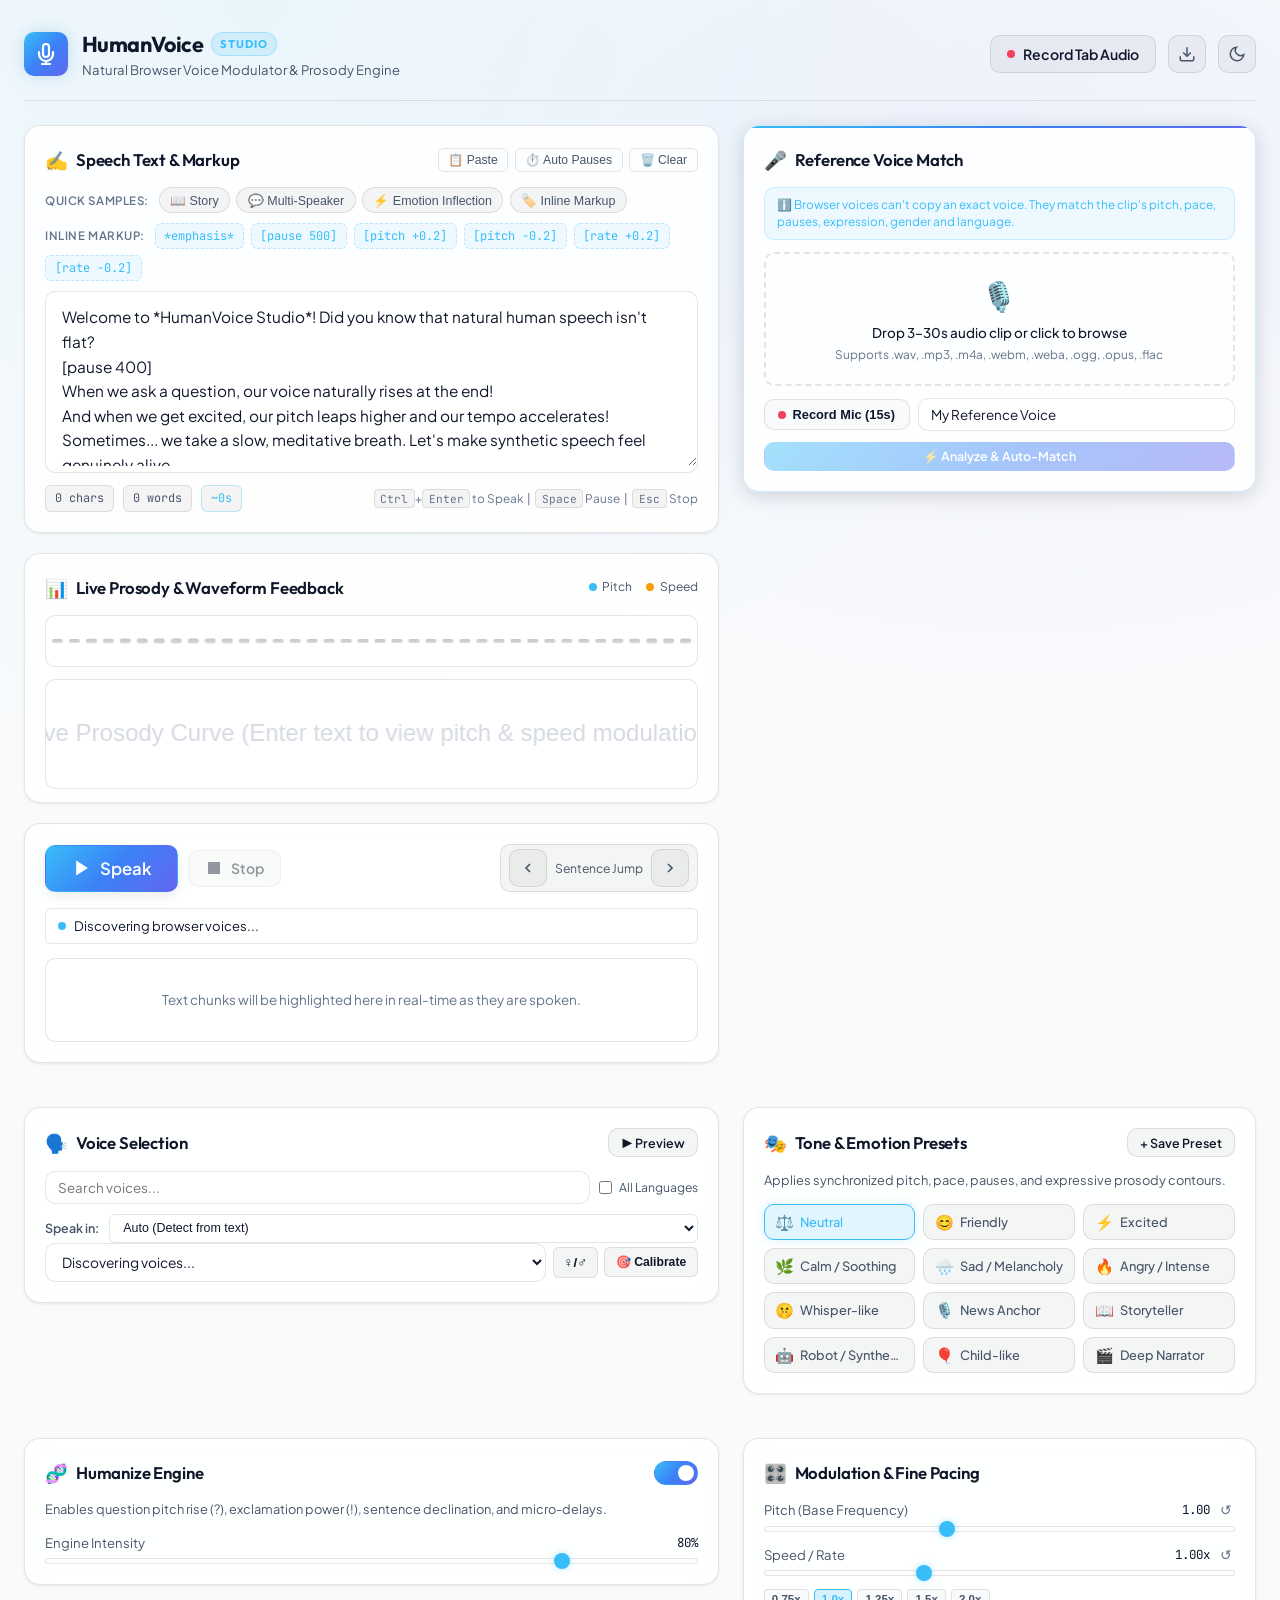
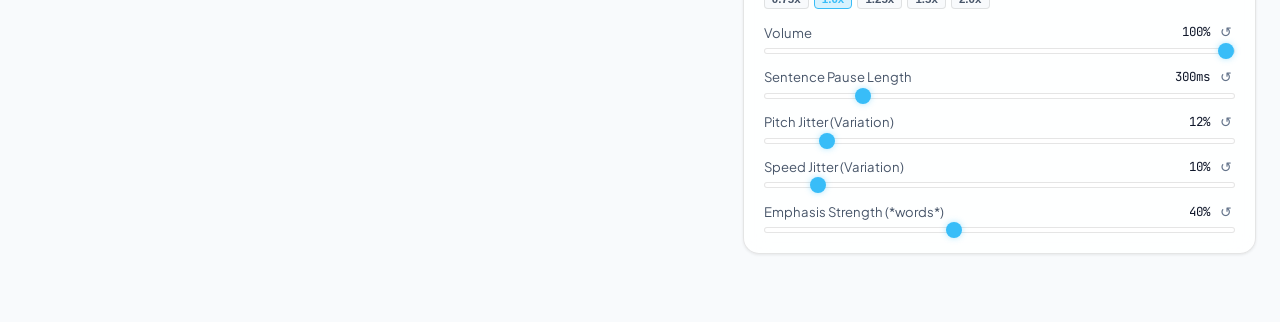
<file: index.html>
<!DOCTYPE html>
<html lang="en" data-theme="dark">
<head>
  <meta charset="UTF-8">
  <meta name="viewport" content="width=device-width, initial-scale=1.0">
  <title>HumanVoice Studio - Natural Text-to-Speech Voice Modulator</title>
  <meta name="description" content="Expressive browser text-to-speech with fine prosody engineering, pitch declination, emotional presets, and natural cadence.">
  <link rel="icon" type="image/svg+xml" href="favicon.svg">
  <link rel="preconnect" href="https://fonts.googleapis.com">
  <link rel="preconnect" href="https://fonts.gstatic.com" crossorigin>
  <link href="https://fonts.googleapis.com/css2?family=Outfit:wght@400;500;600;700&family=Plus+Jakarta+Sans:wght@400;500;600;700&family=JetBrains+Mono:wght@400;500&display=swap" rel="stylesheet">
  <link rel="stylesheet" href="styles.css">
</head>
<body>
  <div class="app-layout">
    <!-- Top Navigation Header -->
    <header class="app-header">
      <div class="header-branding">
        <div class="brand-logo">
          <svg width="24" height="24" viewBox="0 0 24 24" fill="none" stroke="currentColor" stroke-width="2.2" stroke-linecap="round" stroke-linejoin="round">
            <path d="M12 2a3 3 0 0 0-3 3v7a3 3 0 0 0 6 0V5a3 3 0 0 0-3-3Z"/>
            <path d="M19 10v2a7 7 0 0 1-14 0v-2"/>
            <line x1="12" x2="12" y1="19" y2="22"/>
            <line x1="8" x2="16" y1="22" y2="22"/>
          </svg>
        </div>
        <div>
          <h1 class="brand-title">HumanVoice <span class="brand-badge">Studio</span></h1>
          <p class="brand-subtitle">Natural Browser Voice Modulator & Prosody Engine</p>
        </div>
      </div>

      <div class="header-actions">
        <!-- Tab Audio Recording (Browser Web Speech fallback) -->
        <button id="recordBtn" class="btn btn-secondary" title="Capture audio output via browser tab sharing">
          <span class="record-dot"></span>
          <span>Record Tab Audio</span>
        </button>
        <span id="recordStatusBadge" class="badge badge-recording" style="display: none;">● Recording</span>

        <!-- Config Export/Import -->
        <button id="openConfigBtn" class="btn btn-icon" title="Import / Export Settings" aria-label="Settings configuration">
          <svg width="18" height="18" viewBox="0 0 24 24" fill="none" stroke="currentColor" stroke-width="2">
            <path d="M21 15v4a2 2 0 0 1-2 2H5a2 2 0 0 1-2-2v-4"/>
            <polyline points="7 10 12 15 17 10"/>
            <line x1="12" y1="15" x2="12" y2="3"/>
          </svg>
        </button>

        <!-- Theme Toggle -->
        <button id="themeToggleBtn" class="btn btn-icon" title="Toggle Light / Dark Theme" aria-label="Toggle theme">
          <svg class="icon-moon" width="18" height="18" viewBox="0 0 24 24" fill="none" stroke="currentColor" stroke-width="2">
            <path d="M21 12.79A9 9 0 1 1 11.21 3 7 7 0 0 0 21 12.79z"/>
          </svg>
        </button>
      </div>
    </header>

    <!-- Main Workspace Grid -->
    <main class="app-main">
      <!-- Left Column: Text Input, Markup Bar, Visualizers, and Playback Card -->
      <section class="studio-left-col">
        <!-- Text Editor Card -->
        <div class="card editor-card">
          <div class="card-header">
            <div class="card-title-group">
              <span class="card-icon">✍️</span>
              <h2 class="card-title">Speech Text & Markup</h2>
            </div>
            <div class="editor-quick-tools">
              <button id="pasteTextBtn" class="btn-tool" title="Paste from clipboard">📋 Paste</button>
              <button id="autoPausesBtn" class="btn-tool" title="Insert [pause 400] after punctuation">⏱️ Auto Pauses</button>
              <button id="clearTextBtn" class="btn-tool" title="Clear text area">🗑️ Clear</button>
            </div>
          </div>

          <!-- Samples Bar -->
          <div class="samples-bar">
            <span class="samples-label">Quick Samples:</span>
            <button class="btn-pill" data-sample="story">📖 Story</button>
            <button class="btn-pill" data-sample="dialogue">💬 Multi-Speaker</button>
            <button class="btn-pill" data-sample="inflection">⚡ Emotion Inflection</button>
            <button class="btn-pill" data-sample="markup">🏷️ Inline Markup</button>
          </div>

          <!-- Inline Markup Quick Inserters -->
          <div class="markup-bar" aria-label="Inline markup shortcuts">
            <span class="markup-label">Inline Markup:</span>
            <button class="btn-tag" data-markup="emphasis" title="Emphasize selected text">*emphasis*</button>
            <button class="btn-tag" data-markup="pause" title="Insert exact millisecond pause">[pause 500]</button>
            <button class="btn-tag" data-markup="pitch_up" title="Raise pitch for next sentence">[pitch +0.2]</button>
            <button class="btn-tag" data-markup="pitch_down" title="Lower pitch for next sentence">[pitch -0.2]</button>
            <button class="btn-tag" data-markup="rate_fast" title="Speed up for next sentence">[rate +0.2]</button>
            <button class="btn-tag" data-markup="rate_slow" title="Slow down for next sentence">[rate -0.2]</button>
          </div>

          <!-- Textarea -->
          <div class="textarea-wrapper">
            <textarea id="textInput" class="speech-textarea" rows="6" spellcheck="false" placeholder="Enter text to speak. Use *asterisks* for emphasis, [pause 500] for timed pauses, or select a sample above...">Welcome to *HumanVoice Studio*! Did you know that natural human speech isn't flat?
[pause 400]
When we ask a question, our voice naturally rises at the end!
And when we get excited, our pitch leaps higher and our tempo accelerates!
Sometimes... we take a slow, meditative breath. Let's make synthetic speech feel genuinely alive.</textarea>
          </div>

          <!-- Editor Footer: Counters and Duration -->
          <div class="editor-footer">
            <div class="stats-group">
              <span id="charCountBadge" class="stat-badge">0 chars</span>
              <span id="wordCountBadge" class="stat-badge">0 words</span>
              <span id="durationBadge" class="stat-badge stat-duration">~0s</span>
            </div>
            <div class="shortcut-tip">
              <kbd>Ctrl</kbd>+<kbd>Enter</kbd> to Speak &nbsp;|&nbsp; <kbd>Space</kbd> Pause &nbsp;|&nbsp; <kbd>Esc</kbd> Stop
            </div>
          </div>
        </div>

        <!-- Live Visualizers Card: Waveform + Prosody Curve -->
        <div class="card visualizer-card">
          <div class="card-header">
            <div class="card-title-group">
              <span class="card-icon">📊</span>
              <h2 class="card-title">Live Prosody & Waveform Feedback</h2>
            </div>
            <div class="prosody-legend">
              <span class="legend-item"><span class="legend-dot dot-pitch"></span> Pitch</span>
              <span class="legend-item"><span class="legend-dot dot-rate"></span> Speed</span>
            </div>
          </div>

          <!-- Waveform Speaking Indicator -->
          <div class="canvas-container waveform-wrap">
            <canvas id="waveformCanvas" height="50"></canvas>
          </div>

          <!-- Planned Prosody Curve Canvas -->
          <div class="canvas-container prosody-wrap">
            <canvas id="prosodyCanvas" height="110"></canvas>
          </div>
        </div>

        <!-- Playback Navigation & Sentence Highlighting Card -->
        <div class="card playback-card">
          <div class="playback-controls-row">
            <div class="primary-buttons">
              <button id="speakBtn" class="btn btn-primary btn-large">
                <svg width="20" height="20" viewBox="0 0 24 24" fill="currentColor">
                  <polygon points="5 3 19 12 5 21 5 3"/>
                </svg>
                <span>Speak</span>
              </button>
              <button id="pauseBtn" class="btn btn-warning btn-large" style="display: none;">
                <svg width="20" height="20" viewBox="0 0 24 24" fill="currentColor">
                  <rect x="6" y="4" width="4" height="16"/>
                  <rect x="14" y="4" width="4" height="16"/>
                </svg>
                <span>Pause</span>
              </button>
              <button id="resumeBtn" class="btn btn-success btn-large" style="display: none;">
                <svg width="20" height="20" viewBox="0 0 24 24" fill="currentColor">
                  <polygon points="5 3 19 12 5 21 5 3"/>
                </svg>
                <span>Resume</span>
              </button>
              <button id="stopBtn" class="btn btn-secondary" disabled>
                <svg width="18" height="18" viewBox="0 0 24 24" fill="currentColor">
                  <rect x="4" y="4" width="16" height="16"/>
                </svg>
                <span>Stop</span>
              </button>
            </div>

            <!-- Sentence Stepper -->
            <div class="sentence-stepper">
              <button id="prevSentenceBtn" class="btn btn-icon" title="Previous Sentence">
                <svg width="16" height="16" viewBox="0 0 24 24" fill="none" stroke="currentColor" stroke-width="2.5">
                  <polyline points="15 18 9 12 15 6"/>
                </svg>
              </button>
              <span class="stepper-label">Sentence Jump</span>
              <button id="nextSentenceBtn" class="btn btn-icon" title="Next Sentence">
                <svg width="16" height="16" viewBox="0 0 24 24" fill="none" stroke="currentColor" stroke-width="2.5">
                  <polyline points="9 18 15 12 9 6"/>
                </svg>
              </button>
            </div>
          </div>

          <!-- Status Bar -->
          <div class="status-bar">
            <span class="status-dot"></span>
            <span id="statusText" class="status-text ready">Ready to speak.</span>
          </div>

          <!-- Highlight Cards Container -->
          <div id="playbackCardsContainer" class="playback-cards-container">
            <div class="playback-empty">Text chunks will be highlighted here in real-time as they are spoken.</div>
          </div>
        </div>
      </section>

        <!-- Reference Voice Card (Browser Voice Matching) -->
        <div class="card control-section ref-voice-card" id="refVoiceCard">
          <div class="card-header">
            <div class="card-title-group">
              <span class="card-icon">🎤</span>
              <h2 class="card-title">Reference Voice Match</h2>
            </div>
          </div>

          <!-- Honest Capability Disclaimer -->
          <div class="voice-match-disclaimer">
            ℹ️ Browser voices can't copy an exact voice. They match the clip's pitch, pace, pauses, expression, gender and language.
          </div>

          <!-- Drag and Drop Audio Input -->
          <div id="voiceDropzone" class="voice-dropzone" tabindex="0" role="button" aria-label="Drop reference audio clip here">
            <div class="dropzone-icon">🎙️</div>
            <div class="dropzone-text" id="dropzoneText">Drop 3–30s audio clip or click to browse</div>
            <div class="dropzone-sub">Supports .wav, .mp3, .m4a, .webm, .weba, .ogg, .opus, .flac</div>
            <input type="file" id="voiceFileInput" accept=".wav,.mp3,.m4a,.webm,.weba,.ogg,.opus,.flac" style="display: none;">
          </div>

          <!-- Mic Record + Voice Name Row -->
          <div class="voice-input-actions">
            <button id="micRecordBtn" class="mic-btn" title="Record reference speech from microphone (up to 15s)">
              <span class="record-dot"></span>
              <span id="micRecordText">Record Mic (15s)</span>
            </button>
            <input type="text" id="voiceNameInput" class="input-text" placeholder="Voice Label (e.g. Maya)" value="My Reference Voice" style="flex: 1;">
          </div>

          <!-- Analysis Progress -->
          <div id="analysisProgress" class="analysis-progress-bar" style="display: none;">
            <div id="analysisProgressFill" class="analysis-progress-fill" style="width: 0%;"></div>
            <span id="analysisProgressText" class="analysis-progress-text">Analyzing… 0%</span>
          </div>

          <div style="margin-top: 0.65rem; display: flex; gap: 0.5rem;">
            <button id="analyzeVoiceBtn" class="btn btn-primary btn-sm" style="flex: 1;" disabled>
              ⚡ Analyze &amp; Auto-Match
            </button>
            <button id="rematchClipBtn" class="btn-rematch" title="Restore all sliders to auto-matched clip values" style="display: none;">
              ↺ Re-match
            </button>
          </div>

          <!-- Profile Biometric Fingerprint Display -->
          <div id="profileFingerprintPanel" style="display: none; margin-top: 0.75rem;">
            <div style="display: flex; justify-content: space-between; align-items: center; margin-bottom: 0.35rem;">
              <span style="font-size: 0.78rem; font-weight: 600; color: var(--text-secondary);">Acoustic Profile Fingerprint</span>
              <span id="qualityScoreBadge" class="quality-score-badge high">Score: 92/100</span>
            </div>

            <div class="profile-stats-grid">
              <div class="profile-stat-box">
                <div class="stat-label-tiny">Pitch (F0)</div>
                <div id="statF0" class="stat-value-prominent">228 Hz</div>
              </div>
              <div class="profile-stat-box">
                <div class="stat-label-tiny">Syllable Pace</div>
                <div id="statSps" class="stat-value-prominent">5.1 sps</div>
              </div>
              <div class="profile-stat-box">
                <div class="stat-label-tiny">Expressive</div>
                <div id="statExpressiveness" class="stat-value-prominent">90%</div>
              </div>
            </div>

            <!-- Voice Type Safe-Zone Panel & 3-Way Toggle (Fix 2) -->
            <div class="voice-type-panel" id="voiceTypePanel">
              <div class="voice-type-header">
                <span class="voice-type-label" id="voiceTypeLabel">Voice type: Female (auto, 92%)</span>
                <div class="gender-toggle-group" id="clipGenderToggleGroup" role="group" aria-label="Clip Gender Selection">
                  <button type="button" class="btn-gender-toggle active" data-gender="auto" id="genderToggleAuto">Auto</button>
                  <button type="button" class="btn-gender-toggle" data-gender="male" id="genderToggleMale">Male</button>
                  <button type="button" class="btn-gender-toggle" data-gender="female" id="genderToggleFemale">Female</button>
                </div>
              </div>
              <div id="voiceTypeUncertainNotice" class="alert-banner warning" style="display: none; margin-top: 0.35rem; font-size: 0.74rem;">
                ⚠️ Not sure if this is a male or female voice — please choose.
              </div>
            </div>

            <!-- Calibrated Voice Stats readout (Fix 4) -->
            <div id="voiceCalibStatsBanner" class="voice-calib-banner" style="display: none;">
              <span id="voiceCalibStatsText">Voice base 118 Hz · pitch response k=0.92 · 4.6 syl/s</span>
            </div>

            <!-- Auto-Selected Voice Match Reason -->
            <div id="matchedVoiceReason" class="matched-voice-reason" style="display: none;"></div>

            <!-- Gender Mismatch Warning Banner (Fix 3) -->
            <div id="genderMismatchWarning" class="alert-banner warning" style="display: none; margin-top: 0.4rem; font-size: 0.75rem;">
              <span class="alert-icon">⚠️</span>
              <span id="genderMismatchText">No male Hindi voice installed — results will sound female.</span>
            </div>

            <!-- A/B Comparison Player -->
            <div id="abCompareContainer" class="ab-compare-container">
              <button id="playOriginalRefBtn" class="ab-btn" title="Listen to the original reference clip">
                ▶ Original Clip
              </button>
              <button id="playBrowserMatchBtn" class="ab-btn" title="Speak editor text using the auto-matched browser voice">
                ▶ Browser Match
              </button>
            </div>

            <div id="profileWarningsList" style="margin-top: 0.4rem; font-size: 0.72rem; color: var(--accent-amber);"></div>
          </div>
        </div>

        <!-- Voice Selector Section -->
        <div class="card control-section">
          <div class="card-header">
            <div class="card-title-group">
              <span class="card-icon">🗣️</span>
              <h2 class="card-title">Voice Selection</h2>
            </div>
            <button id="previewVoiceBtn" class="btn btn-secondary btn-sm" title="Preview selected voice">
              ▶ Preview
            </button>
          </div>

          <!-- Voice Filter & Search & Speak-in Language -->
          <div class="voice-search-row">
            <input type="text" id="voiceSearchInput" class="input-text" placeholder="Search voices...">
            <label class="checkbox-label" title="Show voices from all languages">
              <input type="checkbox" id="showAllLangToggle">
              <span>All Languages</span>
            </label>
          </div>

          <div class="speak-lang-row">
            <label for="speakLanguageSelect" class="speak-lang-label">Speak in:</label>
            <select id="speakLanguageSelect" class="select-dropdown-sm">
              <option value="auto">Auto (Detect from text)</option>
              <option value="hi">Hindi (हिन्दी)</option>
              <option value="en-IN">English (India)</option>
              <option value="en-US">English (US)</option>
              <option value="en-GB">English (UK)</option>
            </select>
          </div>

          <!-- Voice Select Dropdown + Gender Override + Calibrate Button -->
          <div class="voice-dropdown-wrapper" style="display: flex; gap: 0.4rem; align-items: center;">
            <select id="voiceSelect" class="select-dropdown" style="flex: 1;" aria-label="Choose speaking voice">
              <option value="">Discovering voices...</option>
            </select>
            <button type="button" id="voiceGenderOverrideBtn" class="btn-voice-override" title="Manual gender override for this voice (Auto ➔ ♀ ➔ ♂)">
              <span id="voiceGenderOverrideIcon">♀/♂</span>
            </button>
            <button type="button" id="calibrateVoiceBtn" class="btn-calibrate-voice" title="🎯 Calibrate this voice: measure base F0, pitch response (k) and syllable speed">
              🎯 Calibrate
            </button>
          </div>

          <!-- Calibration Progress Banner (Fix 4) -->
          <div id="calibrationProgress" class="alert-banner info" style="display: none; margin-top: 0.4rem; font-size: 0.74rem;">
            <span class="alert-icon">🎯</span>
            <span id="calibrationProgressText">Calibrating voice pitch and speed response…</span>
          </div>

          <!-- Cloud Voice Modulation Warning Badge -->
          <div id="cloudVoiceWarning" class="alert-banner warning" style="display: none;">
            <span class="alert-icon">⚠️</span>
            <span>This cloud voice has limited modulation support in Chrome. For expressive pitch changes, choose a local or Microsoft Natural voice.</span>
          </div>
        </div>

        <!-- Emotion & Tone Presets -->
        <div class="card control-section">
          <div class="card-header">
            <div class="card-title-group">
              <span class="card-icon">🎭</span>
              <h2 class="card-title">Tone & Emotion Presets</h2>
            </div>
            <button id="openSavePresetBtn" class="btn btn-secondary btn-sm" title="Save current settings as custom preset">
              + Save Preset
            </button>
          </div>
          <p class="section-desc">Applies synchronized pitch, pace, pauses, and expressive prosody contours.</p>
          <div id="presetsContainer" class="presets-grid">
            <!-- Dynamically populated via presets.js -->
          </div>
        </div>

        <!-- Master Humanize Engine Control -->
        <div class="card control-section humanize-card">
          <div class="card-header">
            <div class="card-title-group">
              <span class="card-icon">🧬</span>
              <h2 class="card-title">Humanize Engine</h2>
            </div>
            <label class="switch-toggle" title="Enable or disable natural inflection curves and declination">
              <input type="checkbox" id="humanizeMasterToggle" checked>
              <span class="slider round"></span>
            </label>
          </div>
          <p class="section-desc">Enables question pitch rise (?), exclamation power (!), sentence declination, and micro-delays.</p>
          
          <div class="control-row">
            <div class="control-label-group">
              <label for="humanizeIntensitySlider">Engine Intensity <span id="chipIntensity" class="badge-auto" style="display: none;">AUTO</span></label>
              <span id="humanizeIntensityValue" class="slider-val">80%</span>
            </div>
            <input type="range" id="humanizeIntensitySlider" min="0" max="1" step="0.05" value="0.8">
          </div>
        </div>

        <!-- Manual Modulation Sliders -->
        <div class="card control-section">
          <div class="card-header">
            <div class="card-title-group">
              <span class="card-icon">🎛️</span>
              <h2 class="card-title">Modulation & Fine Pacing</h2>
            </div>
          </div>

          <div class="sliders-list">
            <!-- Pitch -->
            <div class="control-row">
              <div class="control-label-group">
                <label for="pitchSlider">Pitch (Base Frequency) <span id="chipPitch" class="badge-auto" style="display: none;">AUTO</span></label>
                <div class="val-reset">
                  <span id="pitchValue" class="slider-val">1.00</span>
                  <button id="resetPitchBtn" class="btn-reset" title="Reset Pitch">↺</button>
                </div>
              </div>
              <input type="range" id="pitchSlider" min="0.5" max="1.8" step="0.02" value="1.0" data-default="1.0">
            </div>

            <!-- Rate / Speed -->
            <div class="control-row">
              <div class="control-label-group">
                <label for="rateSlider">Speed / Rate <span id="chipSpeed" class="badge-auto" style="display: none;">AUTO</span></label>
                <div class="val-reset">
                  <span id="rateValue" class="slider-val">1.00x</span>
                  <button id="resetRateBtn" class="btn-reset" title="Reset Rate">↺</button>
                </div>
              </div>
              <input type="range" id="rateSlider" min="0.5" max="2.0" step="0.05" value="1.0" data-default="1.0">

              <!-- Speed Quick Buttons -->
              <div class="speed-quick-row">
                <div class="speed-quick-buttons">
                  <button class="btn-speed-pill" data-speed="0.75">0.75x</button>
                  <button class="btn-speed-pill active" data-speed="1.0">1.0x</button>
                  <button class="btn-speed-pill" data-speed="1.25">1.25x</button>
                  <button class="btn-speed-pill" data-speed="1.5">1.5x</button>
                  <button class="btn-speed-pill" data-speed="2.0">2.0x</button>
                </div>
              </div>
            </div>

            <!-- Volume -->
            <div class="control-row">
              <div class="control-label-group">
                <label for="volumeSlider">Volume</label>
                <div class="val-reset">
                  <span id="volumeValue" class="slider-val">100%</span>
                  <button id="resetVolumeBtn" class="btn-reset" title="Reset Volume">↺</button>
                </div>
              </div>
              <input type="range" id="volumeSlider" min="0" max="1" step="0.05" value="1.0" data-default="1.0">
            </div>

            <!-- Pause Length -->
            <div class="control-row">
              <div class="control-label-group">
                <label for="pauseSlider">Sentence Pause Length <span id="chipPause" class="badge-auto" style="display: none;">AUTO</span></label>
                <div class="val-reset">
                  <span id="pauseValue" class="slider-val">300ms</span>
                  <button id="resetPauseBtn" class="btn-reset" title="Reset Pause">↺</button>
                </div>
              </div>
              <input type="range" id="pauseSlider" min="0" max="1500" step="25" value="300" data-default="300">
            </div>

            <!-- Pitch Variation / Jitter -->
            <div class="control-row">
              <div class="control-label-group">
                <label for="pitchVarSlider">Pitch Jitter (Variation) <span id="chipPitchVar" class="badge-auto" style="display: none;">AUTO</span></label>
                <div class="val-reset">
                  <span id="pitchVarValue" class="slider-val">12%</span>
                  <button id="resetPitchVarBtn" class="btn-reset" title="Reset Pitch Jitter">↺</button>
                </div>
              </div>
              <input type="range" id="pitchVarSlider" min="0" max="100" step="1" value="12" data-default="12">
            </div>

            <!-- Rate Variation / Jitter -->
            <div class="control-row">
              <div class="control-label-group">
                <label for="rateVarSlider">Speed Jitter (Variation) <span id="chipRateVar" class="badge-auto" style="display: none;">AUTO</span></label>
                <div class="val-reset">
                  <span id="rateVarValue" class="slider-val">10%</span>
                  <button id="resetRateVarBtn" class="btn-reset" title="Reset Speed Jitter">↺</button>
                </div>
              </div>
              <input type="range" id="rateVarSlider" min="0" max="100" step="1" value="10" data-default="10">
            </div>

            <!-- Word Emphasis Strength -->
            <div class="control-row">
              <div class="control-label-group">
                <label for="emphasisSlider">Emphasis Strength (*words*) <span id="chipEmphasis" class="badge-auto" style="display: none;">AUTO</span></label>
                <div class="val-reset">
                  <span id="emphasisValue" class="slider-val">40%</span>
                  <button id="resetEmphasisBtn" class="btn-reset" title="Reset Emphasis">↺</button>
                </div>
              </div>
              <input type="range" id="emphasisSlider" min="0" max="1" step="0.05" value="0.4" data-default="0.4">
            </div>
          </div>
        </div>
      </section>
    </main>

    <!-- Save Custom Preset Modal -->
    <div id="savePresetModal" class="modal-backdrop" style="display: none;">
      <div class="modal-card">
        <h3 class="modal-title">Save Custom Preset</h3>
        <p class="modal-desc">Saves all active sliders, prosody settings, and pacing parameters.</p>
        <div class="modal-input-group">
          <label for="presetNameInput">Preset Name</label>
          <input type="text" id="presetNameInput" class="input-text" placeholder="e.g. Cinematic Podcast Host">
        </div>
        <div class="modal-actions">
          <button id="cancelSavePresetBtn" class="btn btn-secondary">Cancel</button>
          <button id="confirmSavePresetBtn" class="btn btn-primary">Save Preset</button>
        </div>
      </div>
    </div>

    <!-- Export / Import Configuration Modal -->
    <div id="configModal" class="modal-backdrop" style="display: none;">
      <div class="modal-card">
        <h3 class="modal-title">Settings & Custom Presets</h3>
        <p class="modal-desc">Export your fine-tuned settings as a JSON file or restore from a backup.</p>
        <div class="config-actions">
          <button id="exportConfigBtn" class="btn btn-primary">
            📥 Download Configuration JSON
          </button>
          <label class="btn btn-secondary import-btn-label">
            📤 Import JSON Backup
            <input type="file" id="importConfigInput" accept=".json" style="display: none;">
          </label>
        </div>
        <div class="modal-actions" style="margin-top: 1.5rem;">
          <button id="closeConfigBtn" class="btn btn-secondary">Close</button>
        </div>
      </div>
    </div>
  </div>

  <script type="module" src="app.js"></script>
</body>
</html>
</file>
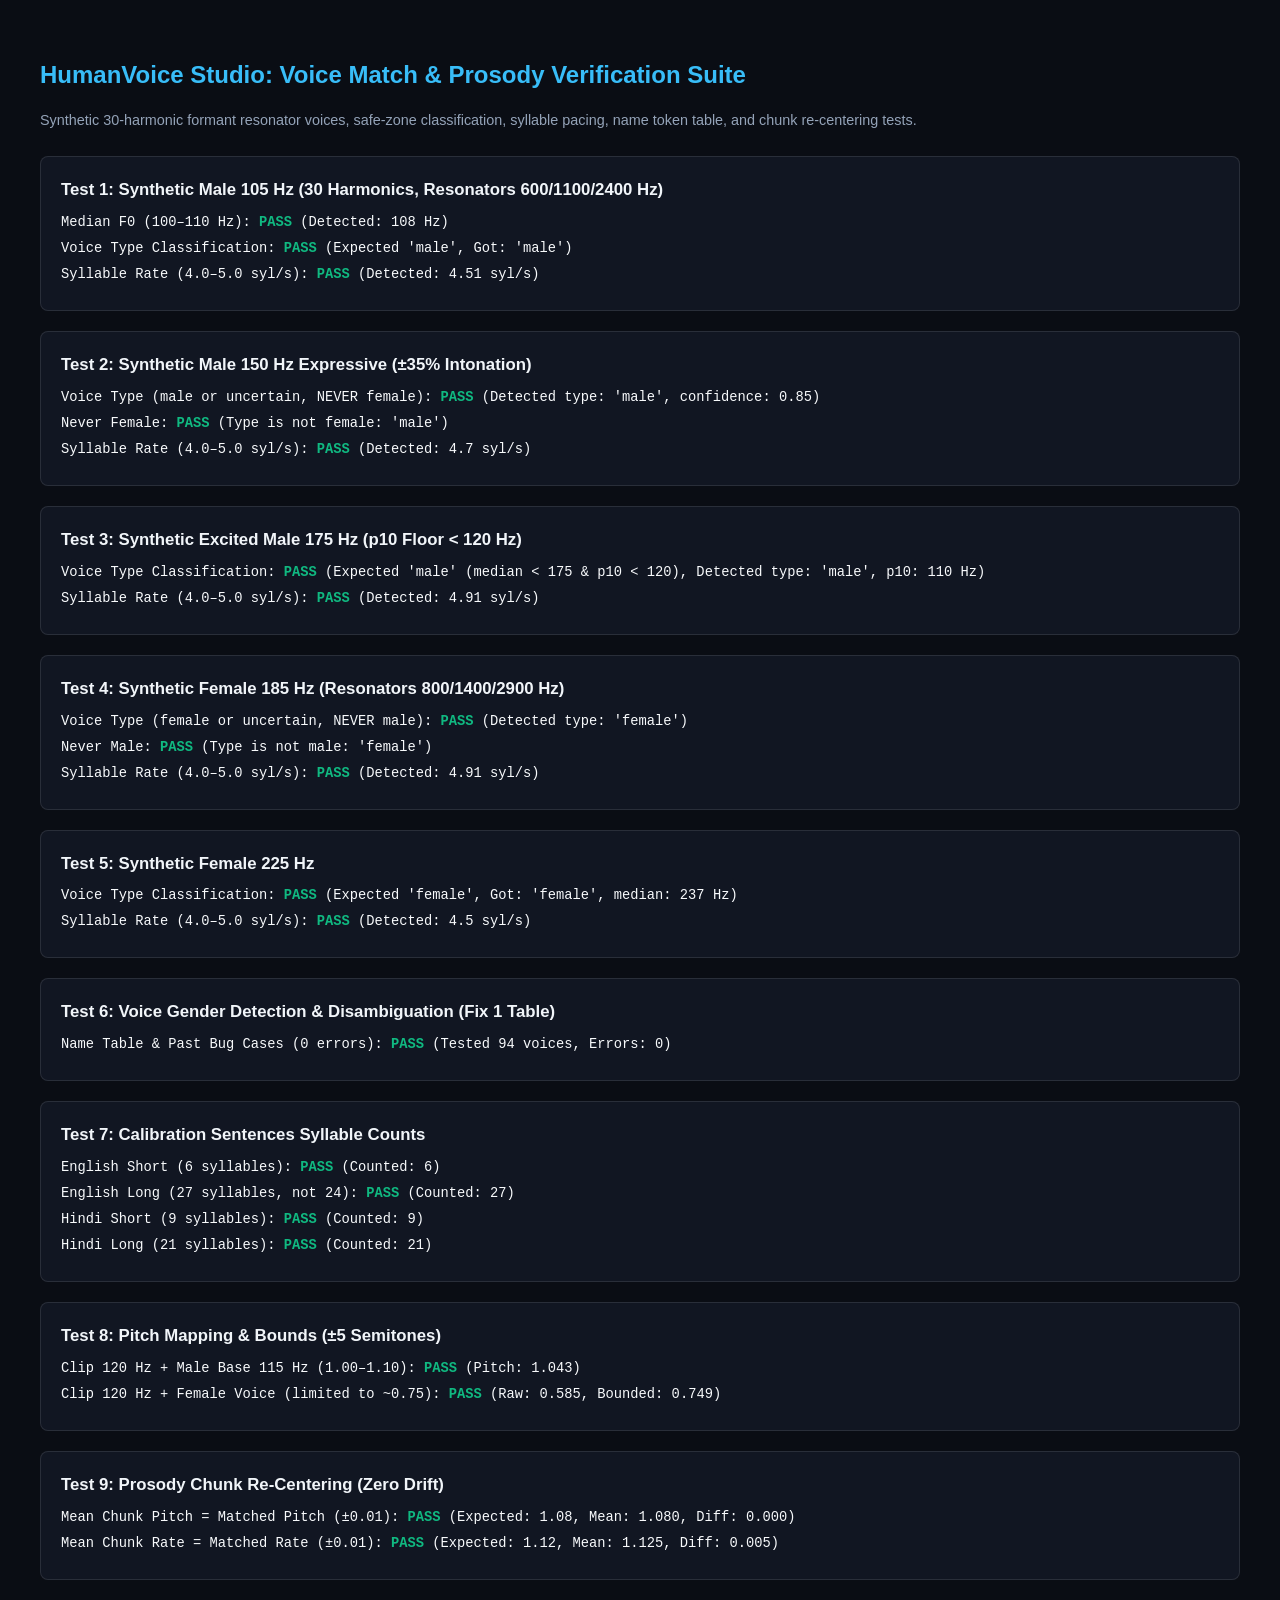
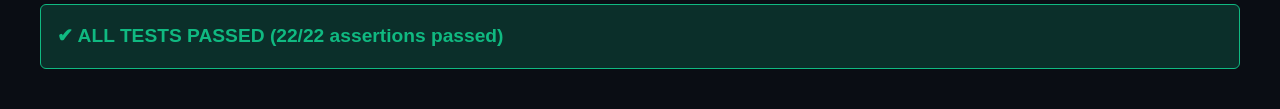
<file: test/voicematch.test.html>
<!DOCTYPE html>
<html lang="en">
<head>
  <meta charset="UTF-8">
  <title>VoiceMatcher & Prosody DSP Verification Tests</title>
  <style>
    body {
      font-family: -apple-system, BlinkMacSystemFont, 'Segoe UI', Roboto, sans-serif;
      background: #0a0d14;
      color: #f8fafc;
      padding: 2rem;
      line-height: 1.6;
    }
    h1 { font-size: 1.5rem; margin-bottom: 0.5rem; color: #38bdf8; }
    .subtitle { color: #94a3b8; font-size: 0.9rem; margin-bottom: 1.5rem; }
    .test-card {
      background: #111622;
      border: 1px solid rgba(255, 255, 255, 0.1);
      border-radius: 8px;
      padding: 1.25rem;
      margin-bottom: 1.25rem;
    }
    .test-title { font-weight: 600; font-size: 1.05rem; margin-bottom: 0.5rem; color: #f1f5f9; }
    .log-line { font-family: monospace; font-size: 0.86rem; margin: 0.25rem 0; }
    .pass { color: #10b981; font-weight: bold; }
    .fail { color: #ef4444; font-weight: bold; }
    .summary { font-size: 1.2rem; font-weight: bold; margin-top: 1.5rem; padding: 1rem; border-radius: 6px; }
    .summary.all-pass { background: rgba(16, 185, 129, 0.2); color: #10b981; border: 1px solid #10b981; }
    .summary.has-fail { background: rgba(239, 68, 68, 0.2); color: #ef4444; border: 1px solid #ef4444; }
  </style>
</head>
<body>
  <h1>HumanVoice Studio: Voice Match & Prosody Verification Suite</h1>
  <p class="subtitle">Synthetic 30-harmonic formant resonator voices, safe-zone classification, syllable pacing, name token table, and chunk re-centering tests.</p>

  <div id="testOutput">Running tests…</div>
  <div id="overallSummary"></div>

  <script type="module">
    import { VoiceMatcher } from '../voicematch.js';
    import { ProsodyEngine } from '../prosody.js';
    import { getVoiceGender, FEMALE_NAMES, MALE_NAMES } from '../voicegender.js';
    import { countEnglishSyllables, countHindiSyllables } from '../app.js';

    /**
     * Synthesizes audio buffer:
     * - Harmonic source (30 harmonics, 1/k^1.5) with slow intonation
     * - 3 Formant resonators: male (600, 1100, 2400 Hz) or female (800, 1400, 2900 Hz)
     * - 4.5 Hz syllable envelope
     * - 400 ms pauses every 2.0 s
     */
    async function createSyntheticResonatorWav(targetF0, intonationPct = 0.15, isMale = true, syllableRateHz = 4.5, totalSeconds = 6.0, p10FloorOverride = null) {
      const sampleRate = 16000;
      const numSamples = Math.floor(sampleRate * totalSeconds);
      const audioCtx = new (window.AudioContext || window.webkitAudioContext)({ sampleRate });

      const rawBuffer = audioCtx.createBuffer(1, numSamples, sampleRate);
      const rawData = rawBuffer.getChannelData(0);

      const burstPeriodSec = 1.0 / syllableRateHz;
      const pauseDurationSec = 0.400; // 400 ms
      const pausePeriodSec = 2.0;    // pause every 2.0 s

      let phase = 0;
      for (let i = 0; i < numSamples; i++) {
        const t = i / sampleRate;

        // 400 ms pause every 2.0 seconds
        const cycleTime = t % pausePeriodSec;
        if (cycleTime >= (pausePeriodSec - pauseDurationSec)) {
          rawData[i] = 0;
          continue;
        }

        // Instantaneous F0 with slow intonation
        let instF0 = targetF0 * (1 + intonationPct * Math.sin(2 * Math.PI * 0.5 * t));
        if (p10FloorOverride && (t % 1.2) < 0.25) {
          instF0 = p10FloorOverride; // inject lower floor for p10 check
        }

        phase += (2 * Math.PI * instF0) / sampleRate;

        // 30 harmonics with 1 / (h^1.5) amplitude decay
        let sample = 0;
        for (let h = 1; h <= 30; h++) {
          sample += (1.0 / Math.pow(h, 1.5)) * Math.sin(h * phase);
        }

        // 4.5 Hz Syllable Amplitude Envelope (half-sine burst)
        const envPhase = (t % burstPeriodSec) / burstPeriodSec;
        const sylEnv = Math.sin(envPhase * Math.PI);

        rawData[i] = sample * Math.max(0, sylEnv) * 0.4;
      }

      // Pass through 3 Formant Resonators using OfflineAudioContext
      const formants = isMale ? [600, 1100, 2400] : [800, 1400, 2900];
      const offlineCtx = new OfflineAudioContext(1, numSamples, sampleRate);
      const source = offlineCtx.createBufferSource();
      source.buffer = rawBuffer;

      // Create 3 parallel bandpass formant filters
      const merger = offlineCtx.createChannelMerger(1);
      formants.forEach((freq, idx) => {
        const bp = offlineCtx.createBiquadFilter();
        bp.type = 'bandpass';
        bp.frequency.value = freq;
        bp.Q.value = idx === 0 ? 4.0 : 6.0;
        source.connect(bp);
        bp.connect(merger);
      });

      merger.connect(offlineCtx.destination);
      source.start(0);

      const renderedBuffer = await offlineCtx.startRendering();
      return audioBufferToWavBlob(renderedBuffer);
    }

    async function audioBufferToWavBlob(buffer) {
      const numChannels = 1;
      const sampleRate = buffer.sampleRate;
      const data = buffer.getChannelData(0);
      const bytesPerSample = 2;
      const dataSize = data.length * bytesPerSample;
      const arrayBuffer = new ArrayBuffer(44 + dataSize);
      const view = new DataView(arrayBuffer);

      const writeString = (offset, str) => {
        for (let i = 0; i < str.length; i++) {
          view.setUint8(offset + i, str.charCodeAt(i));
        }
      };

      writeString(0, 'RIFF');
      view.setUint32(4, 36 + dataSize, true);
      writeString(8, 'WAVE');
      writeString(12, 'fmt ');
      view.setUint32(16, 16, true);
      view.setUint16(20, 1, true); // PCM
      view.setUint16(22, numChannels, true);
      view.setUint32(24, sampleRate, true);
      view.setUint32(28, sampleRate * bytesPerSample, true);
      view.setUint16(32, bytesPerSample, true);
      view.setUint16(34, 16, true);
      writeString(36, 'data');
      view.setUint32(40, dataSize, true);

      let offset = 44;
      for (let i = 0; i < data.length; i++) {
        const s = Math.max(-1, Math.min(1, data[i]));
        view.setInt16(offset, s < 0 ? s * 0x8000 : s * 0x7FFF, true);
        offset += 2;
      }

      return new Blob([arrayBuffer], { type: 'audio/wav' });
    }

    async function runTestSuite() {
      const outputEl = document.getElementById('testOutput');
      const summaryEl = document.getElementById('overallSummary');
      outputEl.innerHTML = '';

      let totalTests = 0;
      let passedTests = 0;

      const logCard = (title) => {
        const div = document.createElement('div');
        div.className = 'test-card';
        div.innerHTML = `<div class="test-title">${title}</div>`;
        outputEl.appendChild(div);
        return div;
      };

      const assertResult = (container, label, condition, detail) => {
        totalTests++;
        if (condition) passedTests++;
        const p = document.createElement('div');
        p.className = 'log-line';
        p.innerHTML = `${label}: <span class="${condition ? 'pass' : 'fail'}">${condition ? 'PASS' : 'FAIL'}</span> (${detail})`;
        container.appendChild(p);
      };

      const matcher = new VoiceMatcher();

      // TEST 1: Male 105 Hz (Formant Resonators 600/1100/2400 Hz)
      {
        const card = logCard('Test 1: Synthetic Male 105 Hz (30 Harmonics, Resonators 600/1100/2400 Hz)');
        const blob = await createSyntheticResonatorWav(105, 0.08, true, 4.5, 6.0);
        const profile = await matcher.analyze(blob);

        assertResult(card, 'Median F0 (100–110 Hz)',
          profile.f0_median_hz >= 100 && profile.f0_median_hz <= 110,
          `Detected: ${profile.f0_median_hz} Hz`);

        assertResult(card, 'Voice Type Classification',
          profile.voice_type === 'male',
          `Expected 'male', Got: '${profile.voice_type}'`);

        assertResult(card, 'Syllable Rate (4.0–5.0 syl/s)',
          profile.syllables_per_sec >= 4.0 && profile.syllables_per_sec <= 5.0,
          `Detected: ${profile.syllables_per_sec} syl/s`);
      }

      // TEST 2: Male 150 Hz expressive (±35%) -> male or uncertain, NEVER female
      {
        const card = logCard('Test 2: Synthetic Male 150 Hz Expressive (±35% Intonation)');
        const blob = await createSyntheticResonatorWav(150, 0.35, true, 4.5, 6.0);
        const profile = await matcher.analyze(blob);

        assertResult(card, 'Voice Type (male or uncertain, NEVER female)',
          profile.voice_type === 'male' || profile.voice_type === 'uncertain',
          `Detected type: '${profile.voice_type}', confidence: ${profile.voice_type_confidence}`);

        assertResult(card, 'Never Female',
          profile.voice_type !== 'female',
          `Type is not female: '${profile.voice_type}'`);

        assertResult(card, 'Syllable Rate (4.0–5.0 syl/s)',
          profile.syllables_per_sec >= 4.0 && profile.syllables_per_sec <= 5.0,
          `Detected: ${profile.syllables_per_sec} syl/s`);
      }

      // TEST 3: Male 175 Hz with p10 < 120 -> type male
      {
        const card = logCard('Test 3: Synthetic Excited Male 175 Hz (p10 Floor < 120 Hz)');
        const blob = await createSyntheticResonatorWav(170, 0.08, true, 4.5, 6.0, 110);
        const profile = await matcher.analyze(blob);

        assertResult(card, 'Voice Type Classification',
          profile.voice_type === 'male',
          `Expected 'male' (median < 175 & p10 < 120), Detected type: '${profile.voice_type}', p10: ${profile.f0_p10} Hz`);

        assertResult(card, 'Syllable Rate (4.0–5.0 syl/s)',
          profile.syllables_per_sec >= 4.0 && profile.syllables_per_sec <= 5.0,
          `Detected: ${profile.syllables_per_sec} syl/s`);
      }

      // TEST 4: Female 185 Hz -> female or uncertain, NEVER male
      {
        const card = logCard('Test 4: Synthetic Female 185 Hz (Resonators 800/1400/2900 Hz)');
        const blob = await createSyntheticResonatorWav(185, 0.15, false, 4.5, 6.0);
        const profile = await matcher.analyze(blob);

        assertResult(card, 'Voice Type (female or uncertain, NEVER male)',
          profile.voice_type === 'female' || profile.voice_type === 'uncertain',
          `Detected type: '${profile.voice_type}'`);

        assertResult(card, 'Never Male',
          profile.voice_type !== 'male',
          `Type is not male: '${profile.voice_type}'`);

        assertResult(card, 'Syllable Rate (4.0–5.0 syl/s)',
          profile.syllables_per_sec >= 4.0 && profile.syllables_per_sec <= 5.0,
          `Detected: ${profile.syllables_per_sec} syl/s`);
      }

      // TEST 5: Female 225 Hz -> type female
      {
        const card = logCard('Test 5: Synthetic Female 225 Hz');
        const blob = await createSyntheticResonatorWav(225, 0.15, false, 4.5, 6.0);
        const profile = await matcher.analyze(blob);

        assertResult(card, 'Voice Type Classification',
          profile.voice_type === 'female',
          `Expected 'female', Got: '${profile.voice_type}', median: ${profile.f0_median_hz} Hz`);

        assertResult(card, 'Syllable Rate (4.0–5.0 syl/s)',
          profile.syllables_per_sec >= 4.0 && profile.syllables_per_sec <= 5.0,
          `Detected: ${profile.syllables_per_sec} syl/s`);
      }

      // TEST 6: getVoiceGender on all Fix 1 Names & Negative Tests (0 errors)
      {
        const card = logCard('Test 6: Voice Gender Detection & Disambiguation (Fix 1 Table)');
        let genderErrors = 0;

        // Female names check
        FEMALE_NAMES.forEach(name => {
          const detected = getVoiceGender(`Microsoft ${name} Online (Natural)`);
          if (detected !== 'female') genderErrors++;
        });

        // Male names check
        MALE_NAMES.forEach(name => {
          const detected = getVoiceGender(`Microsoft ${name} Online (Natural)`);
          if (detected !== 'male') genderErrors++;
        });

        // Specific past bug causes (negative cases)
        const pastBugs = [
          { name: 'Microsoft Christel Online (Natural) - Danish (Denmark)', expected: 'female' },
          { name: 'Microsoft Katja Online (Natural) - German (Germany)', expected: 'female' },
          { name: 'Microsoft Alexandra - Romanian', expected: 'female' },
          { name: 'Microsoft Maria - Spanish', expected: 'female' },
          { name: 'Microsoft Andrew Online (Natural)', expected: 'male' },
          { name: 'Microsoft Ananya Online (Natural)', expected: 'female' },
          { name: 'Google हिन्दी', expected: 'female' },
          { name: 'Google US English', expected: 'female' },
          { name: 'Google UK English Female', expected: 'female' },
          { name: 'Google UK English Male', expected: 'male' },
          { name: 'Google Italiano', expected: 'unknown' }
        ];

        pastBugs.forEach(b => {
          const res = getVoiceGender(b.name);
          if (res !== b.expected) {
            genderErrors++;
          }
        });

        assertResult(card, 'Name Table & Past Bug Cases (0 errors)',
          genderErrors === 0,
          `Tested ${FEMALE_NAMES.size + MALE_NAMES.size + pastBugs.length} voices, Errors: ${genderErrors}`);
      }

      // TEST 7: Syllable Counting (English & Hindi)
      {
        const card = logCard('Test 7: Calibration Sentences Syllable Counts');
        const enShort = 'Natural human speech.';
        const enLong = 'Natural human speech has melody and rhythm. The weather today is wonderfully pleasant and warm.';
        const hiShort = 'मानव वाणी में लय है।';
        const hiLong = 'मानव वाणी में स्वाभाविक लय और मधुरता होती है।';

        const enCountShort = countEnglishSyllables(enShort);
        const enCountLong = countEnglishSyllables(enLong);
        const hiCountShort = countHindiSyllables(hiShort);
        const hiCountLong = countHindiSyllables(hiLong);

        assertResult(card, 'English Short (6 syllables)', enCountShort === 6, `Counted: ${enCountShort}`);
        assertResult(card, 'English Long (27 syllables, not 24)', enCountLong === 27, `Counted: ${enCountLong}`);
        assertResult(card, 'Hindi Short (9 syllables)', hiCountShort === 9, `Counted: ${hiCountShort}`);
        assertResult(card, 'Hindi Long (21 syllables)', hiCountLong === 21, `Counted: ${hiCountLong}`);
      }

      // TEST 8: Pitch Mapping & Semitone Bounds (Fix 3)
      {
        const card = logCard('Test 8: Pitch Mapping & Bounds (±5 Semitones)');
        const clipF0 = 120;
        const maleBaseF0 = 115;
        const k = 1.0;

        const pitchMale = Math.pow(clipF0 / maleBaseF0, 1.0 / k);
        assertResult(card, 'Clip 120 Hz + Male Base 115 Hz (1.00–1.10)',
          pitchMale >= 1.00 && pitchMale <= 1.10,
          `Pitch: ${pitchMale.toFixed(3)}`);

        // Female voice base 205 Hz: 120 / 205 = 0.585, bounded to 2^(-5/12) ~ 0.749
        const femaleBaseF0 = 205;
        const rawPitchFemale = Math.pow(clipF0 / femaleBaseF0, 1.0 / k);
        const pitchMin = Math.pow(2, -5 / 12);
        const pitchMax = Math.pow(2, 5 / 12);
        const boundedPitchFemale = Math.max(pitchMin, Math.min(pitchMax, rawPitchFemale));

        assertResult(card, 'Clip 120 Hz + Female Voice (limited to ~0.75)',
          boundedPitchFemale >= 0.74 && boundedPitchFemale <= 0.76,
          `Raw: ${rawPitchFemale.toFixed(3)}, Bounded: ${boundedPitchFemale.toFixed(3)}`);
      }

      // TEST 9: Prosody Chunk Re-Centering (Fix 6)
      {
        const card = logCard('Test 9: Prosody Chunk Re-Centering (Zero Drift)');
        const prosody = new ProsodyEngine(null);
        const testText = 'Natural speech has expressive cadence. Every sentence should hold pitch and rate without shifting the base average!';
        const basePitch = 1.08;
        const baseRate = 1.12;

        const chunks = prosody.process(testText, {
          basePitch,
          baseRate,
          variationPitch: 25,
          variationRate: 20,
          curveProfile: 'dynamic_peaks'
        });

        const spoken = chunks.filter(c => !c.isPauseOnly);
        const meanPitch = spoken.reduce((acc, c) => acc + c.pitch, 0) / spoken.length;
        const meanRate = spoken.reduce((acc, c) => acc + c.rate, 0) / spoken.length;

        const pitchDiff = Math.abs(meanPitch - basePitch);
        const rateDiff = Math.abs(meanRate - baseRate);

        assertResult(card, 'Mean Chunk Pitch = Matched Pitch (±0.01)',
          pitchDiff <= 0.015,
          `Expected: ${basePitch}, Mean: ${meanPitch.toFixed(3)}, Diff: ${pitchDiff.toFixed(3)}`);

        assertResult(card, 'Mean Chunk Rate = Matched Rate (±0.01)',
          rateDiff <= 0.015,
          `Expected: ${baseRate}, Mean: ${meanRate.toFixed(3)}, Diff: ${rateDiff.toFixed(3)}`);
      }

      const allPassed = passedTests === totalTests;
      summaryEl.className = `summary ${allPassed ? 'all-pass' : 'has-fail'}`;
      summaryEl.textContent = allPassed
        ? `✔ ALL TESTS PASSED (${passedTests}/${totalTests} assertions passed)`
        : `✖ SOME TESTS FAILED (${passedTests}/${totalTests} assertions passed)`;

      window.__TEST_RESULTS__ = { totalTests, passedTests, allPassed };
    }

    window.addEventListener('DOMContentLoaded', runTestSuite);
  </script>
</body>
</html>
</file>
<file: styles.css>
/**
 * HumanVoice Studio - Modern Design System
 * CSS Custom Properties, Dark & Light Mode, Glassmorphism,
 * Responsive Grids, Smooth Sliders & Micro-interactions.
 */

:root {
  /* Color Tokens - Dark Theme Default */
  --bg-primary: #0a0d14;
  --bg-secondary: #111622;
  --bg-card: rgba(20, 26, 40, 0.75);
  --bg-card-hover: rgba(28, 36, 56, 0.85);
  --bg-input: #0d121c;
  --bg-pill: rgba(255, 255, 255, 0.05);
  --bg-pill-hover: rgba(255, 255, 255, 0.1);

  --border-color: rgba(255, 255, 255, 0.09);
  --border-focus: #38bdf8;
  --border-active: rgba(56, 189, 248, 0.4);

  --text-primary: #f8fafc;
  --text-secondary: #94a3b8;
  --text-muted: #64748b;
  --text-dim: #475569;

  /* Brand Accents */
  --accent-cyan: #38bdf8;
  --accent-blue: #3b82f6;
  --accent-indigo: #6366f1;
  --accent-purple: #a855f7;
  --accent-amber: #f59e0b;
  --accent-emerald: #10b981;
  --accent-rose: #f43f5e;

  /* Functional Gradients */
  --grad-primary: linear-gradient(135deg, #38bdf8 0%, #3b82f6 50%, #6366f1 100%);
  --grad-surface: linear-gradient(180deg, rgba(255, 255, 255, 0.03) 0%, rgba(255, 255, 255, 0) 100%);
  --grad-glow: radial-gradient(circle at 50% 0%, rgba(56, 189, 248, 0.15), transparent 70%);

  /* Shadows */
  --shadow-sm: 0 2px 4px rgba(0, 0, 0, 0.3);
  --shadow-md: 0 4px 14px rgba(0, 0, 0, 0.4);
  --shadow-lg: 0 10px 30px rgba(0, 0, 0, 0.5);
  --shadow-glow: 0 0 20px rgba(56, 189, 248, 0.25);

  /* Dimensions */
  --radius-sm: 6px;
  --radius-md: 10px;
  --radius-lg: 16px;
  --radius-full: 9999px;

  /* Font Stacks */
  --font-display: 'Outfit', -apple-system, BlinkMacSystemFont, sans-serif;
  --font-body: 'Plus Jakarta Sans', -apple-system, BlinkMacSystemFont, sans-serif;
  --font-mono: 'JetBrains Mono', monospace;
}

[data-theme="light"] {
  --bg-primary: #f8fafc;
  --bg-secondary: #f1f5f9;
  --bg-card: rgba(255, 255, 255, 0.85);
  --bg-card-hover: rgba(255, 255, 255, 0.95);
  --bg-input: #ffffff;
  --bg-pill: rgba(0, 0, 0, 0.04);
  --bg-pill-hover: rgba(0, 0, 0, 0.08);

  --border-color: rgba(0, 0, 0, 0.1);
  --border-focus: #0284c7;
  --border-active: rgba(2, 132, 199, 0.4);

  --text-primary: #0f172a;
  --text-secondary: #475569;
  --text-muted: #64748b;
  --text-dim: #94a3b8;

  --shadow-sm: 0 1px 3px rgba(0, 0, 0, 0.08);
  --shadow-md: 0 4px 12px rgba(0, 0, 0, 0.08);
  --shadow-lg: 0 10px 25px rgba(0, 0, 0, 0.1);
  --shadow-glow: 0 0 18px rgba(2, 132, 199, 0.2);
}

/* Base Reset */
*, *::before, *::after {
  box-sizing: border-box;
  margin: 0;
  padding: 0;
}

body {
  font-family: var(--font-body);
  background-color: var(--bg-primary);
  color: var(--text-primary);
  line-height: 1.5;
  min-height: 100vh;
  overflow-x: hidden;
  background-image: 
    radial-gradient(ellipse at 20% 0%, rgba(56, 189, 248, 0.07) 0%, transparent 60%),
    radial-gradient(ellipse at 80% 20%, rgba(99, 102, 241, 0.06) 0%, transparent 50%);
  background-attachment: fixed;
}

/* App Shell Layout */
.app-layout {
  max-width: 1440px;
  margin: 0 auto;
  padding: 1rem 1.5rem 3rem 1.5rem;
}

/* Header */
.app-header {
  display: flex;
  align-items: center;
  justify-content: space-between;
  padding: 0.75rem 0 1.25rem 0;
  border-bottom: 1px solid var(--border-color);
  margin-bottom: 1.5rem;
}

.header-branding {
  display: flex;
  align-items: center;
  gap: 0.85rem;
}

.brand-logo {
  width: 44px;
  height: 44px;
  background: var(--grad-primary);
  color: #fff;
  border-radius: var(--radius-md);
  display: flex;
  align-items: center;
  justify-content: center;
  box-shadow: var(--shadow-glow);
}

.brand-title {
  font-family: var(--font-display);
  font-size: 1.35rem;
  font-weight: 700;
  letter-spacing: -0.02em;
  display: flex;
  align-items: center;
  gap: 0.5rem;
}

.brand-badge {
  font-size: 0.7rem;
  text-transform: uppercase;
  letter-spacing: 0.08em;
  background: rgba(56, 189, 248, 0.15);
  color: var(--accent-cyan);
  border: 1px solid rgba(56, 189, 248, 0.3);
  padding: 0.15rem 0.5rem;
  border-radius: var(--radius-full);
}

.brand-subtitle {
  font-size: 0.82rem;
  color: var(--text-secondary);
}

.header-actions {
  display: flex;
  align-items: center;
  gap: 0.75rem;
}

/* Button System */
.btn {
  display: inline-flex;
  align-items: center;
  justify-content: center;
  gap: 0.5rem;
  font-family: var(--font-body);
  font-size: 0.88rem;
  font-weight: 600;
  padding: 0.55rem 1rem;
  border-radius: var(--radius-md);
  border: 1px solid transparent;
  cursor: pointer;
  transition: all 0.18s ease-in-out;
  user-select: none;
}

.btn:focus-visible {
  outline: 2px solid var(--border-focus);
  outline-offset: 2px;
}

.btn:disabled,
.btn[disabled],
button:disabled {
  opacity: 0.45 !important;
  cursor: not-allowed !important;
  pointer-events: none !important;
  transform: none !important;
  box-shadow: none !important;
}

.btn-primary {
  background: var(--grad-primary);
  color: #ffffff;
  box-shadow: var(--shadow-md);
}

.btn-primary:hover {
  transform: translateY(-1px);
  box-shadow: var(--shadow-glow);
}

.btn-primary:active {
  transform: translateY(0);
}

.btn-secondary {
  background: var(--bg-pill);
  color: var(--text-primary);
  border-color: var(--border-color);
}

.btn-secondary:hover {
  background: var(--bg-pill-hover);
  border-color: rgba(255, 255, 255, 0.2);
}

.btn-warning {
  background: linear-gradient(135deg, #f59e0b, #d97706);
  color: #fff;
}

.btn-success {
  background: linear-gradient(135deg, #10b981, #059669);
  color: #fff;
}

.btn-icon {
  background: var(--bg-pill);
  color: var(--text-secondary);
  border: 1px solid var(--border-color);
  width: 38px;
  height: 38px;
  padding: 0;
  border-radius: var(--radius-md);
}

.btn-icon:hover {
  color: var(--text-primary);
  background: var(--bg-pill-hover);
}

.btn-sm {
  font-size: 0.78rem;
  padding: 0.35rem 0.75rem;
}

.btn-large {
  font-size: 1.05rem;
  padding: 0.75rem 1.6rem;
  border-radius: var(--radius-md);
}

.btn-tool {
  background: transparent;
  border: 1px solid var(--border-color);
  color: var(--text-secondary);
  font-size: 0.76rem;
  padding: 0.25rem 0.6rem;
  border-radius: var(--radius-sm);
  cursor: pointer;
  transition: all 0.15s ease;
}

.btn-tool:hover {
  background: var(--bg-pill-hover);
  color: var(--text-primary);
}

.btn-pill {
  background: var(--bg-pill);
  border: 1px solid var(--border-color);
  color: var(--text-secondary);
  font-size: 0.78rem;
  padding: 0.28rem 0.65rem;
  border-radius: var(--radius-full);
  cursor: pointer;
  transition: all 0.15s ease;
}

.btn-pill:hover {
  background: rgba(56, 189, 248, 0.12);
  border-color: var(--accent-cyan);
  color: var(--accent-cyan);
}

.btn-tag {
  background: rgba(56, 189, 248, 0.08);
  border: 1px dashed rgba(56, 189, 248, 0.3);
  color: var(--accent-cyan);
  font-family: var(--font-mono);
  font-size: 0.75rem;
  padding: 0.25rem 0.55rem;
  border-radius: var(--radius-sm);
  cursor: pointer;
  transition: all 0.15s ease;
}

.btn-tag:hover {
  background: rgba(56, 189, 248, 0.18);
  border-color: var(--accent-cyan);
}

.record-dot {
  width: 8px;
  height: 8px;
  background: var(--accent-rose);
  border-radius: 50%;
  animation: pulse-dot 1.8s infinite;
}

@keyframes pulse-dot {
  0% { transform: scale(0.9); opacity: 0.8; }
  50% { transform: scale(1.3); opacity: 1; }
  100% { transform: scale(0.9); opacity: 0.8; }
}

.badge-recording {
  background: rgba(244, 63, 94, 0.15);
  color: var(--accent-rose);
  border: 1px solid rgba(244, 63, 94, 0.3);
  font-size: 0.75rem;
  padding: 0.25rem 0.6rem;
  border-radius: var(--radius-full);
  font-weight: 600;
  display: inline-flex;
  align-items: center;
  gap: 0.35rem;
}

/* Main Grid */
.app-main {
  display: grid;
  grid-template-columns: 1.15fr 0.85fr;
  gap: 1.5rem;
  align-items: start;
}

@media (max-width: 1024px) {
  .app-main {
    grid-template-columns: 1fr;
  }
}

/* Card System */
.card {
  background: var(--bg-card);
  backdrop-filter: blur(12px);
  -webkit-backdrop-filter: blur(12px);
  border: 1px solid var(--border-color);
  border-radius: var(--radius-lg);
  padding: 1.25rem;
  box-shadow: var(--shadow-sm);
  margin-bottom: 1.25rem;
  transition: border-color 0.2s ease, box-shadow 0.2s ease;
}

.card:hover {
  border-color: rgba(255, 255, 255, 0.15);
}

.card-header {
  display: flex;
  align-items: center;
  justify-content: space-between;
  margin-bottom: 0.85rem;
}

.card-title-group {
  display: flex;
  align-items: center;
  gap: 0.5rem;
}

.card-icon {
  font-size: 1.15rem;
}

.card-title {
  font-family: var(--font-display);
  font-size: 1.05rem;
  font-weight: 600;
  letter-spacing: -0.01em;
}

.section-desc {
  font-size: 0.8rem;
  color: var(--text-secondary);
  margin-bottom: 0.85rem;
}

/* Text Editor Card */
.editor-quick-tools {
  display: flex;
  gap: 0.4rem;
}

.samples-bar, .markup-bar {
  display: flex;
  align-items: center;
  flex-wrap: wrap;
  gap: 0.4rem;
  margin-bottom: 0.6rem;
}

.samples-label, .markup-label {
  font-size: 0.72rem;
  color: var(--text-muted);
  font-weight: 600;
  text-transform: uppercase;
  letter-spacing: 0.05em;
  margin-right: 0.2rem;
}

.textarea-wrapper {
  position: relative;
  border: 1px solid var(--border-color);
  border-radius: var(--radius-md);
  background: var(--bg-input);
  overflow: hidden;
  transition: border-color 0.18s ease;
}

.textarea-wrapper:focus-within {
  border-color: var(--border-focus);
  box-shadow: 0 0 0 2px rgba(56, 189, 248, 0.15);
}

.speech-textarea {
  width: 100%;
  border: none;
  background: transparent;
  color: var(--text-primary);
  font-family: var(--font-body);
  font-size: 0.96rem;
  line-height: 1.6;
  padding: 0.85rem 1rem;
  resize: vertical;
  min-height: 130px;
  outline: none;
}

.editor-footer {
  display: flex;
  align-items: center;
  justify-content: space-between;
  margin-top: 0.75rem;
  font-size: 0.8rem;
  color: var(--text-secondary);
}

.stats-group {
  display: flex;
  gap: 0.6rem;
}

.stat-badge {
  background: var(--bg-pill);
  padding: 0.2rem 0.55rem;
  border-radius: var(--radius-sm);
  font-family: var(--font-mono);
  font-size: 0.74rem;
  border: 1px solid var(--border-color);
}

.stat-duration {
  color: var(--accent-cyan);
  border-color: rgba(56, 189, 248, 0.3);
}

.shortcut-tip {
  font-size: 0.74rem;
  color: var(--text-muted);
}

kbd {
  background: var(--bg-pill);
  border: 1px solid var(--border-color);
  border-radius: 4px;
  padding: 0.1rem 0.35rem;
  font-family: var(--font-mono);
  font-size: 0.7rem;
}

/* Visualizer Card */
.visualizer-card {
  padding-bottom: 0.85rem;
}

.prosody-legend {
  display: flex;
  gap: 0.85rem;
  font-size: 0.75rem;
  color: var(--text-secondary);
}

.legend-item {
  display: flex;
  align-items: center;
  gap: 0.35rem;
}

.legend-dot {
  width: 8px;
  height: 8px;
  border-radius: 50%;
}

.dot-pitch { background: var(--accent-cyan); }
.dot-rate { background: var(--accent-amber); }

.canvas-container {
  width: 100%;
  background: var(--bg-input);
  border: 1px solid var(--border-color);
  border-radius: var(--radius-md);
  overflow: hidden;
  margin-bottom: 0.75rem;
}

.waveform-wrap {
  height: 52px;
}

.prosody-wrap {
  height: 110px;
  margin-bottom: 0;
}

canvas {
  width: 100%;
  height: 100%;
  display: block;
}

/* Playback & Highlight Card */
.playback-controls-row {
  display: flex;
  align-items: center;
  justify-content: space-between;
  flex-wrap: wrap;
  gap: 1rem;
  margin-bottom: 1rem;
}

.primary-buttons {
  display: flex;
  align-items: center;
  gap: 0.6rem;
}

.sentence-stepper {
  display: flex;
  align-items: center;
  gap: 0.5rem;
  background: var(--bg-pill);
  padding: 0.25rem 0.5rem;
  border-radius: var(--radius-md);
  border: 1px solid var(--border-color);
}

.stepper-label {
  font-size: 0.76rem;
  color: var(--text-secondary);
}

.status-bar {
  display: flex;
  align-items: center;
  gap: 0.5rem;
  background: var(--bg-input);
  padding: 0.45rem 0.75rem;
  border-radius: var(--radius-sm);
  border: 1px solid var(--border-color);
  font-size: 0.82rem;
  margin-bottom: 0.85rem;
}

.status-dot {
  width: 8px;
  height: 8px;
  border-radius: 50%;
  background: var(--accent-cyan);
}

.status-text.speaking ~ .status-dot,
.status-text.speaking {
  color: var(--accent-cyan);
  font-weight: 500;
}

.status-text.error {
  color: var(--accent-rose);
}

.playback-cards-container {
  background: var(--bg-input);
  border: 1px solid var(--border-color);
  border-radius: var(--radius-md);
  padding: 0.85rem;
  max-height: 160px;
  overflow-y: auto;
  line-height: 1.7;
}

.playback-empty {
  font-size: 0.84rem;
  color: var(--text-muted);
  text-align: center;
  padding: 1rem;
}

.playback-chunk {
  display: inline-block;
  padding: 0.15rem 0.35rem;
  border-radius: 4px;
  transition: all 0.15s ease;
  color: var(--text-secondary);
}

.playback-chunk.active {
  background: rgba(56, 189, 248, 0.22);
  color: #ffffff;
  font-weight: 600;
  box-shadow: 0 0 10px rgba(56, 189, 248, 0.3);
  transform: scale(1.02);
}

.playback-chunk.emphasized {
  text-decoration: underline;
  text-decoration-color: var(--accent-amber);
}

.chunk-pause-badge {
  display: inline-flex;
  align-items: center;
  font-size: 0.72rem;
  font-family: var(--font-mono);
  background: rgba(245, 158, 11, 0.15);
  color: var(--accent-amber);
  border: 1px solid rgba(245, 158, 11, 0.3);
  border-radius: 4px;
  padding: 0.05rem 0.35rem;
  margin: 0 0.2rem;
}

.chunk-pause-badge.active {
  background: rgba(245, 158, 11, 0.35);
  box-shadow: 0 0 8px rgba(245, 158, 11, 0.4);
}

/* Voice Selection Section */
.voice-search-row {
  display: flex;
  align-items: center;
  gap: 0.6rem;
  margin-bottom: 0.6rem;
}

.input-text {
  flex: 1;
  background: var(--bg-input);
  border: 1px solid var(--border-color);
  border-radius: var(--radius-md);
  color: var(--text-primary);
  font-family: var(--font-body);
  font-size: 0.84rem;
  padding: 0.45rem 0.75rem;
  outline: none;
  transition: border-color 0.15s ease;
}

.input-text:focus {
  border-color: var(--border-focus);
}

.checkbox-label {
  display: flex;
  align-items: center;
  gap: 0.4rem;
  font-size: 0.76rem;
  color: var(--text-secondary);
  cursor: pointer;
  white-space: nowrap;
}

.select-dropdown {
  width: 100%;
  background: var(--bg-input);
  border: 1px solid var(--border-color);
  border-radius: var(--radius-md);
  color: var(--text-primary);
  font-family: var(--font-body);
  font-size: 0.86rem;
  padding: 0.55rem 0.75rem;
  outline: none;
  cursor: pointer;
  transition: border-color 0.15s ease;
}

.select-dropdown:focus {
  border-color: var(--border-focus);
}

.select-dropdown optgroup {
  background: var(--bg-secondary);
  color: var(--text-muted);
  font-weight: 700;
}

.select-dropdown option {
  background: var(--bg-input);
  color: var(--text-primary);
  padding: 0.3rem;
}

.alert-banner {
  display: flex;
  align-items: flex-start;
  gap: 0.5rem;
  padding: 0.6rem 0.75rem;
  border-radius: var(--radius-md);
  font-size: 0.78rem;
  margin-top: 0.65rem;
  line-height: 1.4;
}

.alert-banner.warning {
  background: rgba(245, 158, 11, 0.12);
  border: 1px solid rgba(245, 158, 11, 0.3);
  color: #fbbf24;
}

/* Presets Grid */
.presets-grid {
  display: grid;
  grid-template-columns: repeat(auto-fill, minmax(135px, 1fr));
  gap: 0.5rem;
}

.preset-pill {
  display: flex;
  align-items: center;
  gap: 0.4rem;
  background: var(--bg-pill);
  border: 1px solid var(--border-color);
  color: var(--text-secondary);
  font-family: var(--font-body);
  font-size: 0.8rem;
  font-weight: 500;
  padding: 0.45rem 0.65rem;
  border-radius: var(--radius-md);
  cursor: pointer;
  text-align: left;
  transition: all 0.15s ease;
  position: relative;
}

.preset-pill:hover {
  background: var(--bg-pill-hover);
  color: var(--text-primary);
  border-color: rgba(255, 255, 255, 0.2);
}

.preset-pill.active {
  background: rgba(56, 189, 248, 0.15);
  border-color: var(--accent-cyan);
  color: var(--accent-cyan);
  box-shadow: 0 0 10px rgba(56, 189, 248, 0.18);
}

.preset-icon {
  font-size: 0.95rem;
}

.preset-name {
  flex: 1;
  overflow: hidden;
  text-overflow: ellipsis;
  white-space: nowrap;
}

.preset-delete-btn {
  font-size: 0.7rem;
  color: var(--text-muted);
  padding: 0 0.2rem;
  border-radius: 2px;
}

.preset-delete-btn:hover {
  color: var(--accent-rose);
}

/* Switch Toggle */
.switch-toggle {
  position: relative;
  display: inline-block;
  width: 44px;
  height: 24px;
}

.switch-toggle input {
  opacity: 0;
  width: 0;
  height: 0;
}

.switch-toggle .slider {
  position: absolute;
  cursor: pointer;
  top: 0; left: 0; right: 0; bottom: 0;
  background-color: var(--bg-pill);
  border: 1px solid var(--border-color);
  transition: .2s;
  border-radius: 34px;
}

.switch-toggle .slider:before {
  position: absolute;
  content: "";
  height: 16px;
  width: 16px;
  left: 3px;
  bottom: 3px;
  background-color: var(--text-secondary);
  transition: .2s;
  border-radius: 50%;
}

.switch-toggle input:checked + .slider {
  background: var(--grad-primary);
  border-color: transparent;
}

.switch-toggle input:checked + .slider:before {
  transform: translateX(20px);
  background-color: #ffffff;
}

/* Sliders List */
.sliders-list {
  display: flex;
  flex-direction: column;
  gap: 0.85rem;
}

.control-row {
  display: flex;
  flex-direction: column;
  gap: 0.35rem;
}

.control-label-group {
  display: flex;
  align-items: center;
  justify-content: space-between;
  font-size: 0.82rem;
  color: var(--text-secondary);
}

.val-reset {
  display: flex;
  align-items: center;
  gap: 0.4rem;
}

.slider-val {
  font-family: var(--font-mono);
  font-size: 0.78rem;
  color: var(--text-primary);
  min-width: 45px;
  text-align: right;
}

.btn-reset {
  background: transparent;
  border: none;
  color: var(--text-muted);
  cursor: pointer;
  font-size: 0.85rem;
  padding: 0 0.2rem;
  transition: color 0.15s ease;
}

.btn-reset:hover {
  color: var(--accent-cyan);
}

/* Range Input Styling */
input[type="range"] {
  -webkit-appearance: none;
  appearance: none;
  width: 100%;
  height: 6px;
  background: var(--bg-input);
  border: 1px solid var(--border-color);
  border-radius: var(--radius-full);
  outline: none;
  cursor: pointer;
}

input[type="range"]::-webkit-slider-thumb {
  -webkit-appearance: none;
  appearance: none;
  width: 16px;
  height: 16px;
  border-radius: 50%;
  background: var(--accent-cyan);
  box-shadow: 0 0 6px rgba(56, 189, 248, 0.4);
  cursor: pointer;
  transition: transform 0.1s ease;
}

input[type="range"]::-webkit-slider-thumb:hover {
  transform: scale(1.15);
}

/* Modal Windows */
.modal-backdrop {
  position: fixed;
  top: 0; left: 0; right: 0; bottom: 0;
  background: rgba(0, 0, 0, 0.7);
  backdrop-filter: blur(6px);
  -webkit-backdrop-filter: blur(6px);
  display: flex;
  align-items: center;
  justify-content: center;
  z-index: 1000;
  padding: 1rem;
}

.modal-card {
  background: var(--bg-secondary);
  border: 1px solid var(--border-color);
  border-radius: var(--radius-lg);
  padding: 1.75rem;
  width: 100%;
  max-width: 440px;
  box-shadow: var(--shadow-lg);
}

.modal-title {
  font-family: var(--font-display);
  font-size: 1.2rem;
  margin-bottom: 0.35rem;
}

.modal-desc {
  font-size: 0.82rem;
  color: var(--text-secondary);
  margin-bottom: 1.25rem;
}

.modal-input-group {
  display: flex;
  flex-direction: column;
  gap: 0.4rem;
  margin-bottom: 1.25rem;
  font-size: 0.82rem;
}

.modal-actions {
  display: flex;
  align-items: center;
  justify-content: flex-end;
  gap: 0.6rem;
}

.config-actions {
  display: flex;
  flex-direction: column;
  gap: 0.75rem;
}

.import-btn-label {
  cursor: pointer;
  text-align: center;
}

/* ===== Voice Match & Speed Control (Browser-Native) ===== */

/* Reference Voice Card */
.ref-voice-card {
  border: 1px solid rgba(56, 189, 248, 0.25);
  box-shadow: 0 4px 20px rgba(0, 0, 0, 0.15);
  position: relative;
  overflow: hidden;
}

.ref-voice-card::before {
  content: '';
  position: absolute;
  top: 0;
  left: 0;
  right: 0;
  height: 2px;
  background: var(--grad-primary);
}

/* Honest Voice Match Disclaimer */
.voice-match-disclaimer {
  font-size: 0.74rem;
  line-height: 1.4;
  color: var(--accent-cyan);
  background: rgba(56, 189, 248, 0.08);
  border: 1px solid rgba(56, 189, 248, 0.2);
  border-radius: var(--radius-md);
  padding: 0.55rem 0.75rem;
  margin-bottom: 0.75rem;
}

/* Upload Dropzone */
.voice-dropzone {
  border: 2px dashed var(--border-color);
  border-radius: var(--radius-md);
  padding: 1.25rem 1rem;
  text-align: center;
  background: rgba(255, 255, 255, 0.015);
  cursor: pointer;
  transition: all 0.2s ease;
  position: relative;
}

.voice-dropzone:hover, .voice-dropzone.dragover {
  border-color: var(--accent-cyan);
  background: rgba(56, 189, 248, 0.05);
}

.dropzone-icon {
  font-size: 1.8rem;
  margin-bottom: 0.35rem;
}

.dropzone-text {
  font-size: 0.84rem;
  color: var(--text-primary);
  font-weight: 500;
}

.dropzone-sub {
  font-size: 0.74rem;
  color: var(--text-muted);
  margin-top: 0.2rem;
}

/* Voice Input Controls Row */
.voice-input-actions {
  display: flex;
  align-items: center;
  gap: 0.5rem;
  margin-top: 0.75rem;
}

.mic-btn {
  display: inline-flex;
  align-items: center;
  gap: 0.4rem;
  padding: 0.45rem 0.85rem;
  border-radius: var(--radius-md);
  font-size: 0.8rem;
  font-weight: 600;
  border: 1px solid var(--border-color);
  background: var(--bg-primary);
  color: var(--text-primary);
  cursor: pointer;
  transition: all 0.18s ease;
}

.mic-btn:hover {
  border-color: var(--accent-cyan);
}

.mic-btn.recording {
  background: rgba(244, 63, 94, 0.15);
  border-color: var(--accent-rose);
  color: var(--accent-rose);
  animation: pulse-recording 1.2s infinite;
}

@keyframes pulse-recording {
  0% { transform: scale(1); opacity: 0.9; }
  50% { transform: scale(1.02); opacity: 1; }
  100% { transform: scale(1); opacity: 0.9; }
}

/* Analysis Progress Bar */
.analysis-progress-bar {
  position: relative;
  height: 22px;
  background: var(--bg-primary);
  border: 1px solid var(--border-color);
  border-radius: var(--radius-sm);
  overflow: hidden;
  margin-top: 0.65rem;
  display: flex;
  align-items: center;
  justify-content: center;
}

.analysis-progress-fill {
  position: absolute;
  top: 0;
  left: 0;
  bottom: 0;
  background: var(--grad-primary);
  transition: width 0.12s ease;
}

.analysis-progress-text {
  position: relative;
  z-index: 1;
  font-size: 0.72rem;
  font-weight: 600;
  color: #ffffff;
  font-family: var(--font-mono);
}

/* Profile Fingerprint Grid */
.profile-stats-grid {
  display: grid;
  grid-template-columns: repeat(3, 1fr);
  gap: 0.5rem;
  margin-top: 0.85rem;
}

.profile-stat-box {
  background: var(--bg-primary);
  border: 1px solid var(--border-color);
  border-radius: 6px;
  padding: 0.5rem;
  text-align: center;
}

.stat-label-tiny {
  font-size: 0.68rem;
  color: var(--text-muted);
  text-transform: uppercase;
  letter-spacing: 0.5px;
}

.stat-value-prominent {
  font-size: 0.92rem;
  font-weight: 700;
  color: var(--text-primary);
  margin-top: 0.15rem;
  font-family: var(--font-mono);
}

/* Quality Score Badge */
.quality-score-badge {
  display: inline-flex;
  align-items: center;
  gap: 0.35rem;
  font-size: 0.74rem;
  font-weight: 700;
  padding: 0.18rem 0.5rem;
  border-radius: 12px;
}

.quality-score-badge.high {
  background: rgba(16, 185, 129, 0.15);
  color: #10b981;
  border: 1px solid rgba(16, 185, 129, 0.3);
}

.quality-score-badge.medium {
  background: rgba(245, 158, 11, 0.15);
  color: #f59e0b;
  border: 1px solid rgba(245, 158, 11, 0.3);
}

.quality-score-badge.low {
  background: rgba(239, 68, 68, 0.15);
  color: #ef4444;
  border: 1px solid rgba(239, 68, 68, 0.3);
}

/* Matched Voice Reason Display */
.matched-voice-reason {
  margin-top: 0.55rem;
  padding: 0.45rem 0.65rem;
  background: rgba(16, 185, 129, 0.08);
  border: 1px solid rgba(16, 185, 129, 0.25);
  border-radius: var(--radius-sm);
  font-size: 0.76rem;
  color: var(--accent-emerald);
  font-weight: 500;
}

/* AUTO Chips */
.badge-auto {
  display: inline-flex;
  align-items: center;
  font-size: 0.64rem;
  font-weight: 700;
  text-transform: uppercase;
  padding: 0.1rem 0.35rem;
  border-radius: 4px;
  margin-left: 0.4rem;
  letter-spacing: 0.5px;
  transition: all 0.18s ease;
}

.badge-auto.active {
  background: rgba(56, 189, 248, 0.18);
  color: var(--accent-cyan);
  border: 1px solid rgba(56, 189, 248, 0.35);
}

.badge-auto.manual {
  background: rgba(100, 116, 139, 0.15);
  color: var(--text-muted);
  border: 1px solid rgba(100, 116, 139, 0.3);
}

/* Re-match to Clip Button */
.btn-rematch {
  font-size: 0.72rem;
  padding: 0.2rem 0.5rem;
  background: rgba(56, 189, 248, 0.1);
  color: var(--accent-cyan);
  border: 1px solid rgba(56, 189, 248, 0.25);
  border-radius: 4px;
  cursor: pointer;
  transition: all 0.15s ease;
}

.btn-rematch:hover {
  background: rgba(56, 189, 248, 0.2);
}

/* Speed Quick Presets */
.speed-quick-row {
  display: flex;
  align-items: center;
  gap: 0.4rem;
  margin-top: 0.45rem;
}

.speed-quick-buttons {
  display: flex;
  gap: 0.3rem;
  flex-wrap: wrap;
}

.btn-speed-pill {
  padding: 0.18rem 0.45rem;
  font-size: 0.72rem;
  font-weight: 600;
  border: 1px solid var(--border-color);
  background: var(--bg-primary);
  color: var(--text-secondary);
  border-radius: 4px;
  cursor: pointer;
  transition: all 0.15s ease;
}

.btn-speed-pill:hover {
  border-color: var(--accent-cyan);
  color: var(--text-primary);
}

.btn-speed-pill.active {
  background: rgba(56, 189, 248, 0.2);
  color: var(--accent-cyan);
  border-color: var(--accent-cyan);
}

/* A/B Comparison Player */
.ab-compare-container {
  display: flex;
  align-items: center;
  gap: 0.5rem;
  margin-top: 0.6rem;
  padding: 0.5rem;
  background: var(--bg-primary);
  border: 1px solid var(--border-color);
  border-radius: var(--radius-md);
}

.ab-btn {
  flex: 1;
  padding: 0.35rem 0.6rem;
  font-size: 0.76rem;
  font-weight: 600;
  border: 1px solid var(--border-color);
  border-radius: 4px;
  background: transparent;
  color: var(--text-secondary);
  cursor: pointer;
  transition: all 0.15s ease;
}

.ab-btn:hover {
  border-color: var(--accent-cyan);
  color: var(--text-primary);
}

.ab-btn.playing {
  background: rgba(56, 189, 248, 0.2);
  color: var(--accent-cyan);
  border-color: var(--accent-cyan);
}

/* Speak-in Language Selector */
.speak-lang-row {
  display: flex;
  align-items: center;
  gap: 0.6rem;
  margin-top: 0.55rem;
}

.speak-lang-label {
  font-size: 0.78rem;
  font-weight: 600;
  color: var(--text-secondary);
}

.select-dropdown-sm {
  flex: 1;
  padding: 0.35rem 0.6rem;
  font-size: 0.78rem;
  background: var(--bg-input);
  color: var(--text-primary);
  border: 1px solid var(--border-color);
  border-radius: var(--radius-sm);
  cursor: pointer;
}

.select-dropdown-sm:focus {
  outline: none;
  border-color: var(--border-focus);
}

/* Voice Type Safe-Zone & 3-Way Gender Toggle (Fix 2) */
.voice-type-panel {
  margin-top: 0.6rem;
  padding: 0.5rem 0.6rem;
  background: var(--bg-card-alt);
  border: 1px solid var(--border-color);
  border-radius: var(--radius-sm);
}

.voice-type-header {
  display: flex;
  justify-content: space-between;
  align-items: center;
  gap: 0.5rem;
}

.voice-type-label {
  font-size: 0.78rem;
  font-weight: 600;
  color: var(--text-primary);
}

.gender-toggle-group {
  display: inline-flex;
  background: var(--bg-pill);
  border: 1px solid var(--border-color);
  border-radius: var(--radius-sm);
  overflow: hidden;
}

.btn-gender-toggle {
  background: transparent;
  border: none;
  color: var(--text-secondary);
  font-size: 0.72rem;
  font-weight: 600;
  padding: 0.25rem 0.55rem;
  cursor: pointer;
  transition: all 0.15s ease;
}

.btn-gender-toggle:hover {
  color: var(--text-primary);
  background: var(--bg-pill-hover);
}

.btn-gender-toggle.active {
  background: var(--accent-cyan);
  color: #000;
}

.btn-gender-toggle.active-male {
  background: #3b82f6;
  color: #ffffff;
}

.btn-gender-toggle.active-female {
  background: #ec4899;
  color: #ffffff;
}

.gender-toggle-group.highlight-uncertain {
  border: 1.5px solid var(--accent-amber);
  box-shadow: 0 0 10px rgba(245, 158, 11, 0.3);
  animation: pulseAmber 1.6s infinite ease-in-out;
}

@keyframes pulseAmber {
  0%, 100% { border-color: var(--accent-amber); }
  50% { border-color: rgba(245, 158, 11, 0.4); }
}

/* Voice Gender Override & Calibration Buttons (Fix 1, Fix 4) */
.btn-voice-override {
  padding: 0.45rem 0.6rem;
  background: var(--bg-pill);
  border: 1px solid var(--border-color);
  color: var(--text-primary);
  font-size: 0.85rem;
  font-weight: 600;
  border-radius: var(--radius-sm);
  cursor: pointer;
  transition: all 0.15s ease;
  white-space: nowrap;
}

.btn-voice-override:hover {
  background: var(--bg-pill-hover);
  border-color: var(--accent-cyan);
}

.btn-voice-override.male {
  color: #60a5fa;
  border-color: #3b82f6;
  background: rgba(59, 130, 246, 0.15);
}

.btn-voice-override.female {
  color: #f472b6;
  border-color: #ec4899;
  background: rgba(236, 72, 153, 0.15);
}

.btn-calibrate-voice {
  padding: 0.45rem 0.65rem;
  background: var(--bg-pill);
  border: 1px solid var(--border-color);
  color: var(--text-primary);
  font-size: 0.76rem;
  font-weight: 600;
  border-radius: var(--radius-sm);
  cursor: pointer;
  transition: all 0.15s ease;
  white-space: nowrap;
}

.btn-calibrate-voice:hover {
  background: var(--bg-pill-hover);
  border-color: var(--accent-cyan);
  color: var(--accent-cyan);
}

.btn-calibrate-voice.calibrating {
  border-color: var(--accent-amber);
  color: var(--accent-amber);
  animation: pulseAmber 1s infinite;
}

.voice-calib-banner {
  margin-top: 0.4rem;
  padding: 0.35rem 0.55rem;
  font-size: 0.72rem;
  font-family: monospace;
  color: var(--accent-cyan);
  background: rgba(56, 189, 248, 0.08);
  border: 1px solid rgba(56, 189, 248, 0.25);
  border-radius: var(--radius-sm);
}

.alert-banner.info {
  background: rgba(56, 189, 248, 0.1);
  border-color: rgba(56, 189, 248, 0.3);
  color: #38bdf8;
}
</file>
